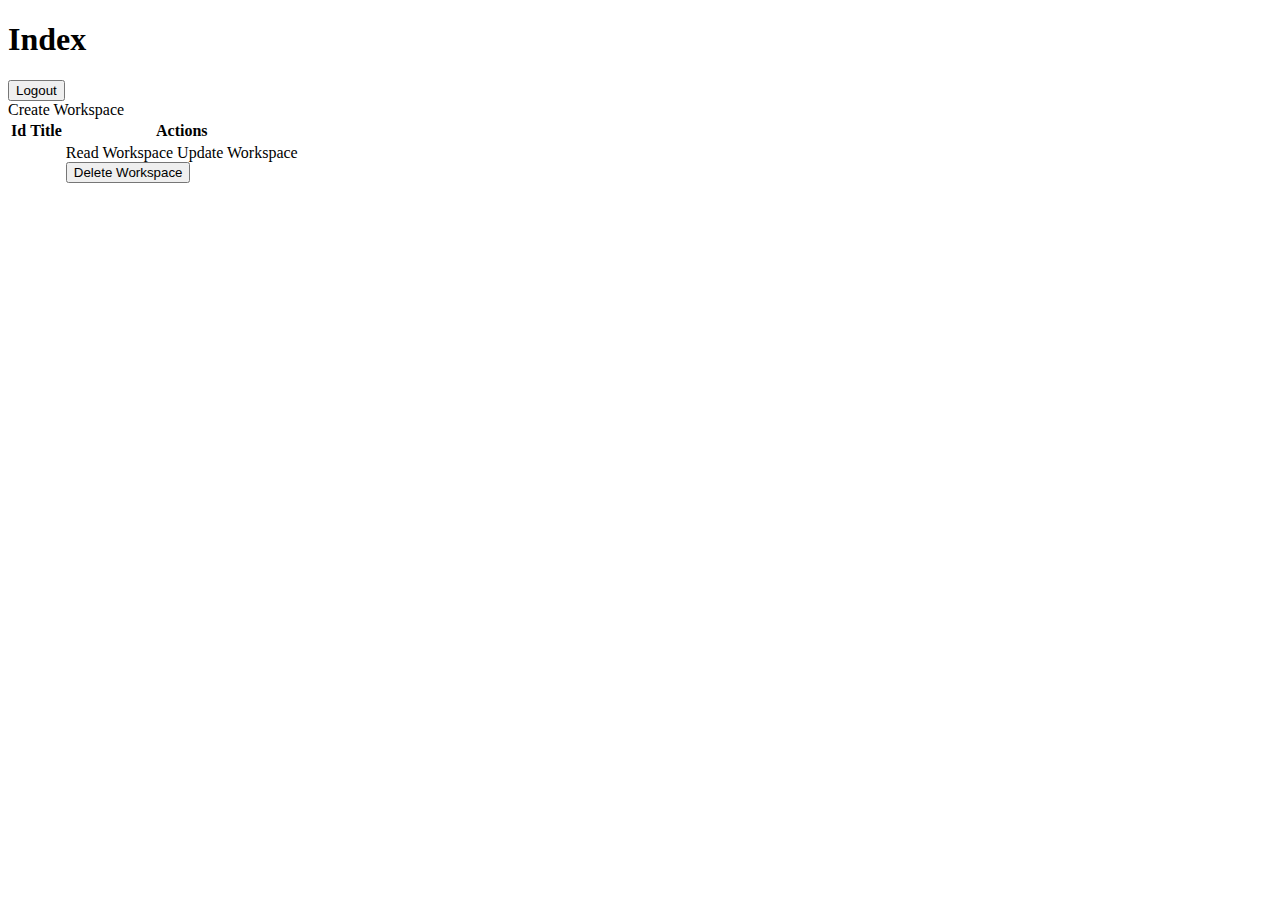
<file: src/main/resources/templates/index.html>
<!DOCTYPE HTML>
<html xmlns:th="http://www.thymeleaf.org">
<head>
    <title>Gizmo</title>
    <meta http-equiv="Content-Type" content="text/html; charset=UTF-8"/>
</head>
<body>

    <h1>Index</h1>
    <form th:action="@{'/logout'}" method="post">
        <input type="submit" value="Logout"/>
    </form>
    <a th:href="@{'/workspace/create'}">Create Workspace</a>

    <table>
        <tr>
            <th>Id</th>
            <th>Title</th>
            <th>Actions</th>
        </tr>
        <th:block th:each="workspace : ${workspaces}">
            <tr>
                <td th:text="${workspace.getId()}"></td>
                <td th:text="${workspace.getTitle()}"></td>
                <td>
                    <a th:href="@{'/workspace/read/' + ${workspace.getId()}}">Read Workspace</a>
                    <a th:href="@{'/workspace/update/' + ${workspace.getId()}}">Update Workspace</a>
                    <form th:action="@{'/workspace/delete/' + ${workspace.getId()}}" method="post">
                        <input type="submit" value="Delete Workspace"/>
                    </form>
                </td>
            </tr>
        </th:block>
    </table>

</body>
</html>
</file>
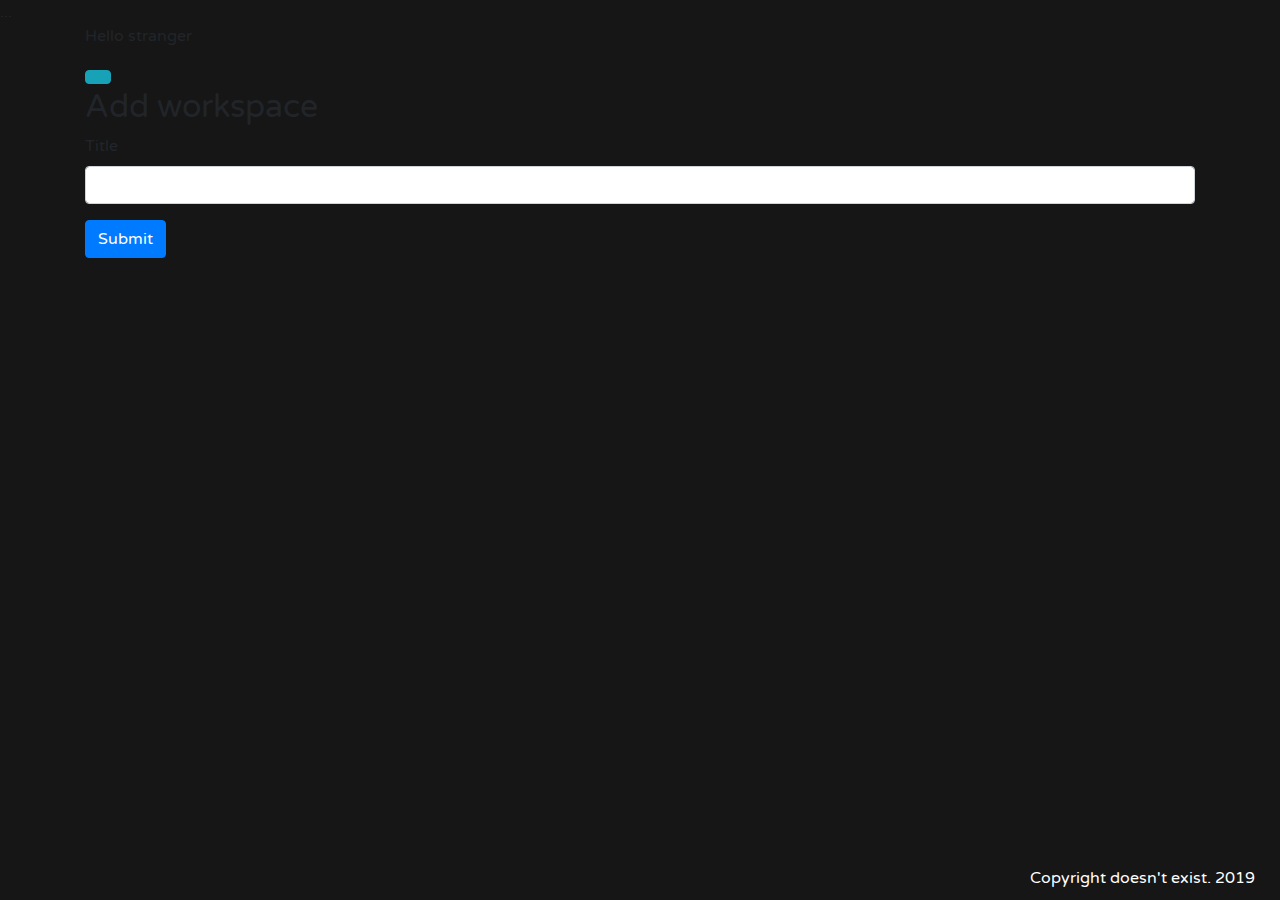
<file: src/main/resources/templates/index_old.html>
<!DOCTYPE HTML>
<html xmlns:th="http://www.thymeleaf.org">
<head>
    <title>Gizmo</title>
    <meta http-equiv="Content-Type" content="text/html; charset=UTF-8"/>
    <link rel="stylesheet" href="../static/css/bootstrap.min.css" th:href="@{/css/bootstrap.min.css}"/>
    <link rel="stylesheet" href="../static/css/style.css" th:href="@{/css/style.css}"/>
    <script type="text/javascript" src="../static/js/jquery-3.3.1.min.js" th:src="@{/js/jquery-3.3.1.min.js}"></script>
</head>
<body>
<div th:insert="fragments/navbar.html :: header">...</div>
<div id="main" class="container">
    <div>
        <p th:text="${welcomeMessage}">Hello stranger</p>
    </div>
    <div th:if="${workspaces}" class="workspaces">
        <tr th:each="workspace : ${workspaces}">
            <a href="/" class="btn btn-info"> <td th:text="${workspace.title}"></td></a>
        </tr>
    </div>
    <h2>Add workspace</h2>
    <form th:action="@{/addWorkspace}" th:object="${workspace}" method="post">
        <div class="form-group">
            <label for="title" class="form-control-label">Title</label>
            <input type="text" class="form-control" th:field="*{title}" id="title"/>
        </div>
        <input type="submit" value="Submit" class="btn btn-primary"/>
    </form>
</div>
<footer>
    <div class="container text-right">
        Copyright doesn't exist. 2019
    </div>
    <script type="text/javascript" src="../static/js/bootstrap.min.js" th:src="@{/js/bootstrap.min.js}"></script>

</footer>

</body>
</html>
</file>
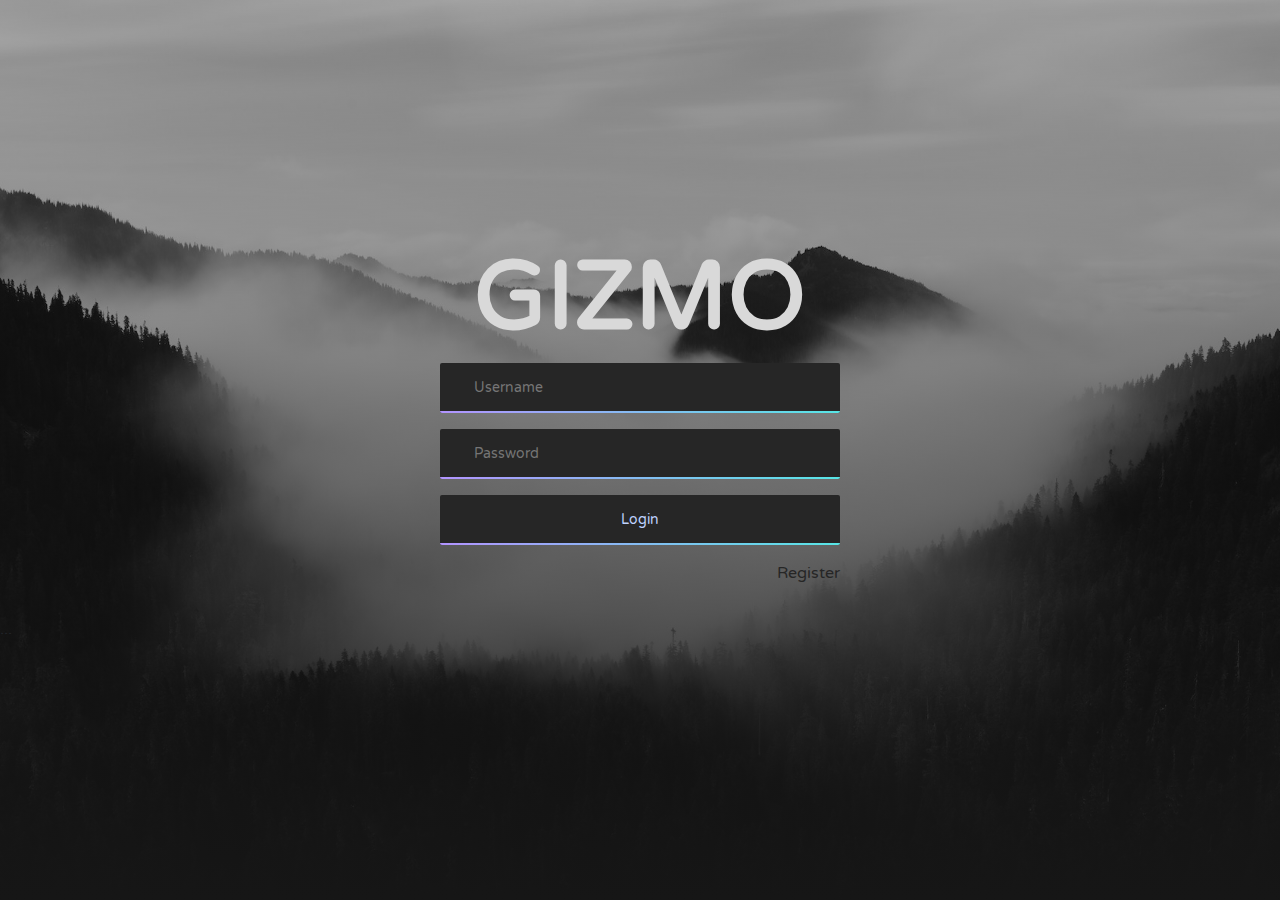
<file: src/main/resources/templates/login.html>
<!DOCTYPE HTML>
<html xmlns:th="http://www.thymeleaf.org">
<head>
    <title>Gizmo</title>
    <meta http-equiv="Content-Type" content="text/html; charset=UTF-8"/>
    <link rel="stylesheet" href="../static/css/bootstrap.min.css" th:href="@{/css/bootstrap.min.css}"/>
    <link rel="stylesheet" href="../static/css/style.css" th:href="@{/css/style.css}"/>
    <script type="text/javascript" src="../static/js/jquery-3.3.1.min.js" th:src="@{/js/jquery-3.3.1.min.js}"></script>
</head>
<body>
<div class="bg-img"></div>
<div class="landing">

    <h1>GIZMO</h1>


    <form th:action="@{'login'}" th:object="${user}" method="post">
        <div class="form-group">
            <div class="form-input">
                <input type="text" th:field="*{username}" id="username" placeholder="Username"/>
            </div>
        </div>
        <div class="form-group">
            <div class="form-input">
                <input type="password" th:field="*{password}" id="password" placeholder="Password"/>
            </div>
        </div>
        <div class="form-group">
            <div class="form-input">
                <input type="submit" value="Login"/>
            </div>
            <div class="register">
                <a th:href="@{'register'}">Register</a>
            </div>
        </div>
    </form>

    <div th:insert="fragments/footer.html :: footer">...</div>

</div>
</body>
</html>
</file>
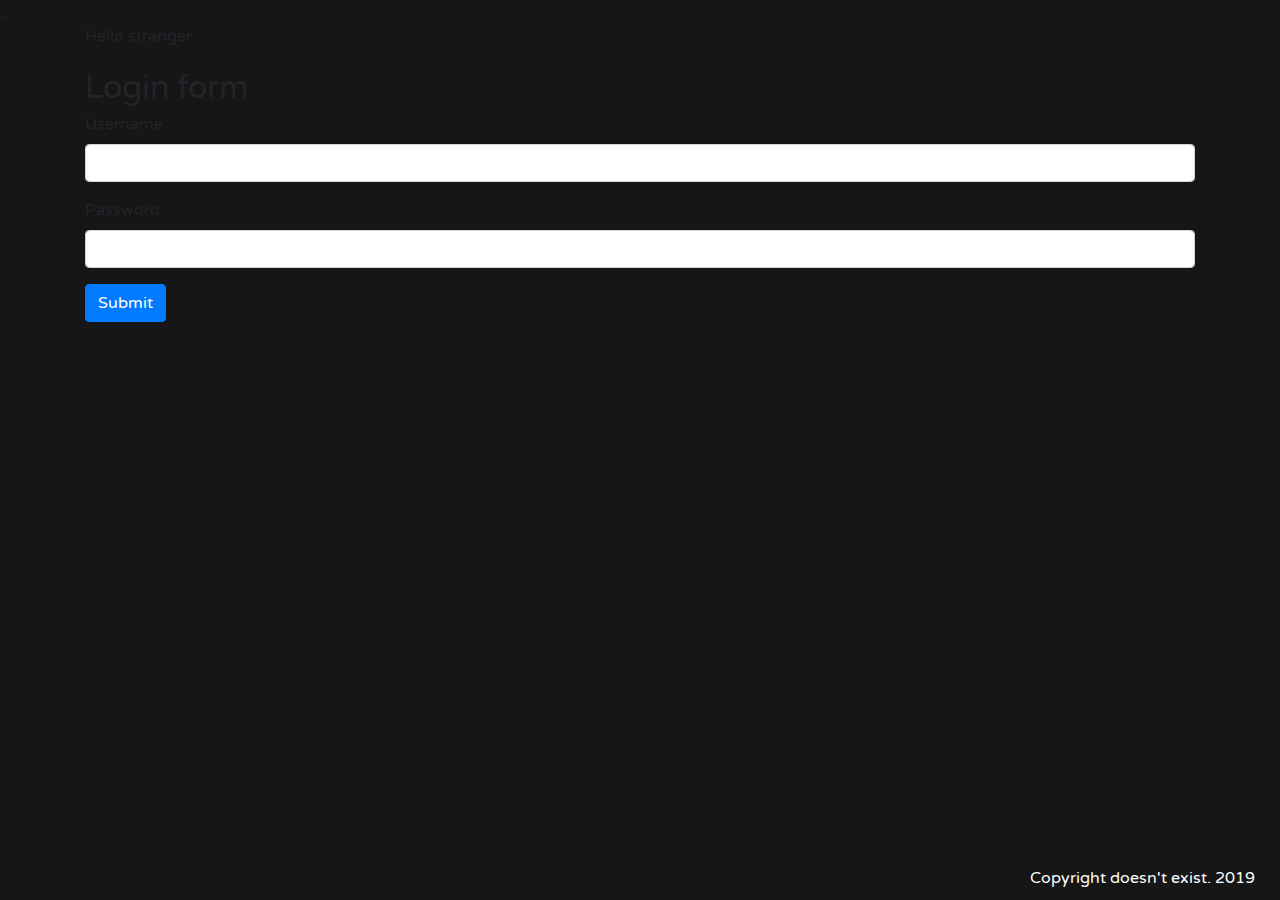
<file: src/main/resources/templates/login_old.html>
<!DOCTYPE HTML>
<html xmlns:th="http://www.thymeleaf.org">
<head>
    <title>Gizmo</title>
    <meta http-equiv="Content-Type" content="text/html; charset=UTF-8"/>
    <link rel="stylesheet" href="../static/css/bootstrap.min.css" th:href="@{/css/bootstrap.min.css}"/>
    <link rel="stylesheet" href="../static/css/style.css" th:href="@{/css/style.css}"/>
    <script type="text/javascript" src="../static/js/jquery-3.3.1.min.js" th:src="@{/js/jquery-3.3.1.min.js}"></script>
</head>
<body>
<div th:insert="fragments/navbar.html :: header">...</div>
<div id="main" class="container">
    <p th:text="${error}">Hello stranger</p>
    <h2 class="modal-title" id="registerModalLabel">Login form</h2>
    <form th:action="@{/login}" th:object="${user}" method="post">
        <div class="form-group">
            <label for="username" class="form-control-label">Username</label>
            <input type="text" class="form-control" th:field="*{username}" id="username"/>
            <div class="text text-danger" th:if="${#fields.hasErrors('username')}" th:errors="*{username}"></div>
        </div>
        <div class="form-group">
            <label for="password" class="form-control-label">Password</label>
            <input type="password" class="form-control" th:field="*{password}" id="password"/>
            <div class="text text-danger" th:if="${#fields.hasErrors('password')}" th:errors="*{password}"></div>

        </div>
        <input type="submit" value="Submit" class="btn btn-primary"/>
    </form>
</div>
<footer>
    <div class="container text-right">
        Copyright doesn't exist. 2019
    </div>
    <script type="text/javascript" src="../static/js/bootstrap.min.js" th:src="@{/js/bootstrap.min.js}"></script>

</footer>

</body>
</html>
</file>
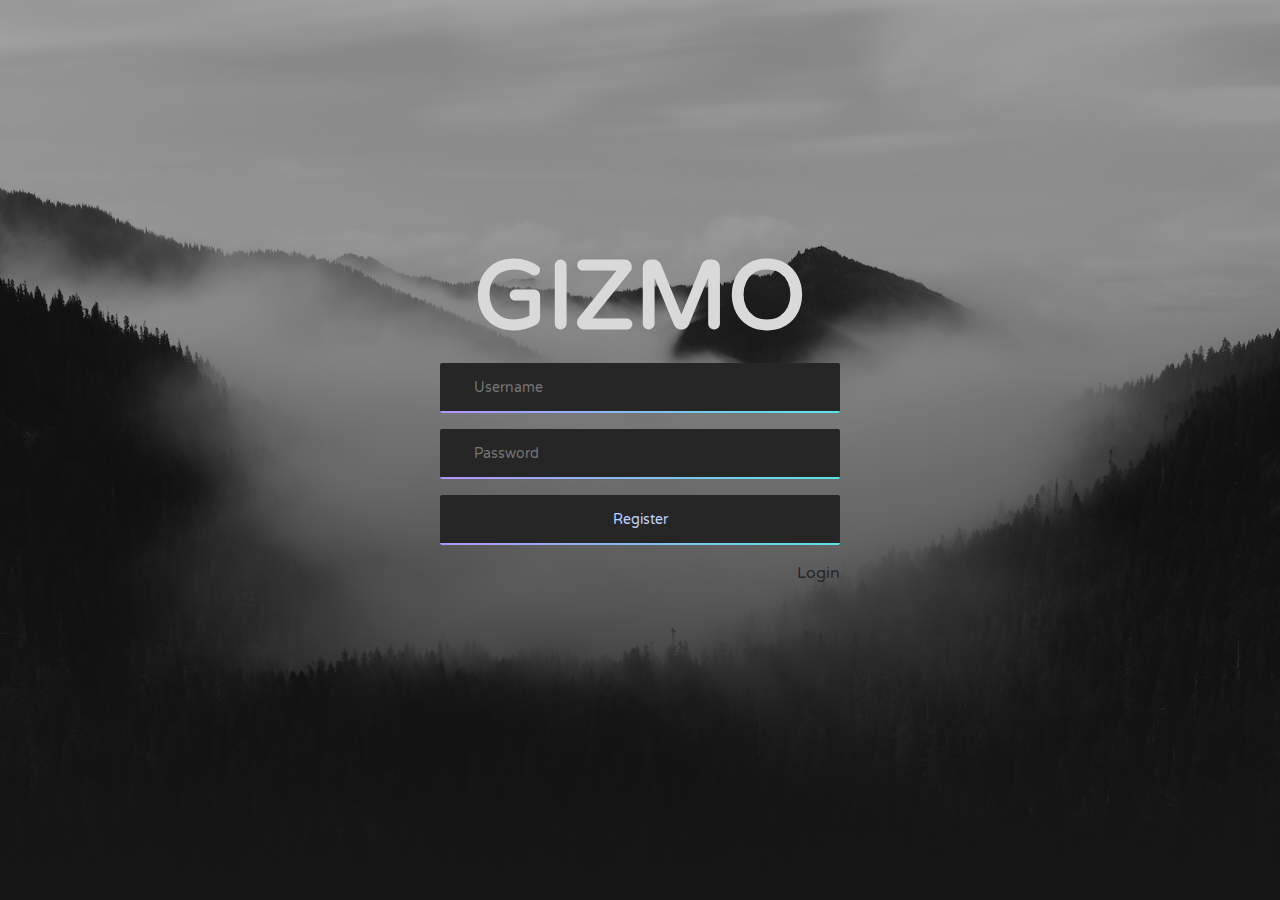
<file: src/main/resources/templates/register.html>
<!DOCTYPE HTML>
<html xmlns:th="http://www.thymeleaf.org">
<head>
    <title>Gizmo</title>
    <meta http-equiv="Content-Type" content="text/html; charset=UTF-8"/>
    <link rel="stylesheet" href="../static/css/bootstrap.min.css" th:href="@{/css/bootstrap.min.css}"/>
    <link rel="stylesheet" href="../static/css/style.css" th:href="@{/css/style.css}"/>
    <script type="text/javascript" src="../static/js/jquery-3.3.1.min.js" th:src="@{/js/jquery-3.3.1.min.js}"></script>
</head>
<body>
<div class="bg-img"></div>
<div class="landing">
    <h1>GIZMO</h1>

    <form th:action="@{'register'}" th:object="${user}" method="post">
        <div class="form-group">
            <div class="form-input">
                <input type="text" th:field="*{username}" id="username" placeholder="Username"/>
            </div>
        </div>
        <div class="form-group">
            <div class="form-input">
                <input type="password" th:field="*{password}" id="password" placeholder="Password"/>
            </div>
        </div>
        <div class="form-group">
            <div class="form-input">
                <input type="submit" value="Register"/>
            </div>
            <div class="register">
                <a th:href="@{'login'}">Login</a>
            </div>
        </div>
    </form>
    <div th:insert="fragments/footer.html :: footer">...</div>
</div>

</body>
</html>
</file>
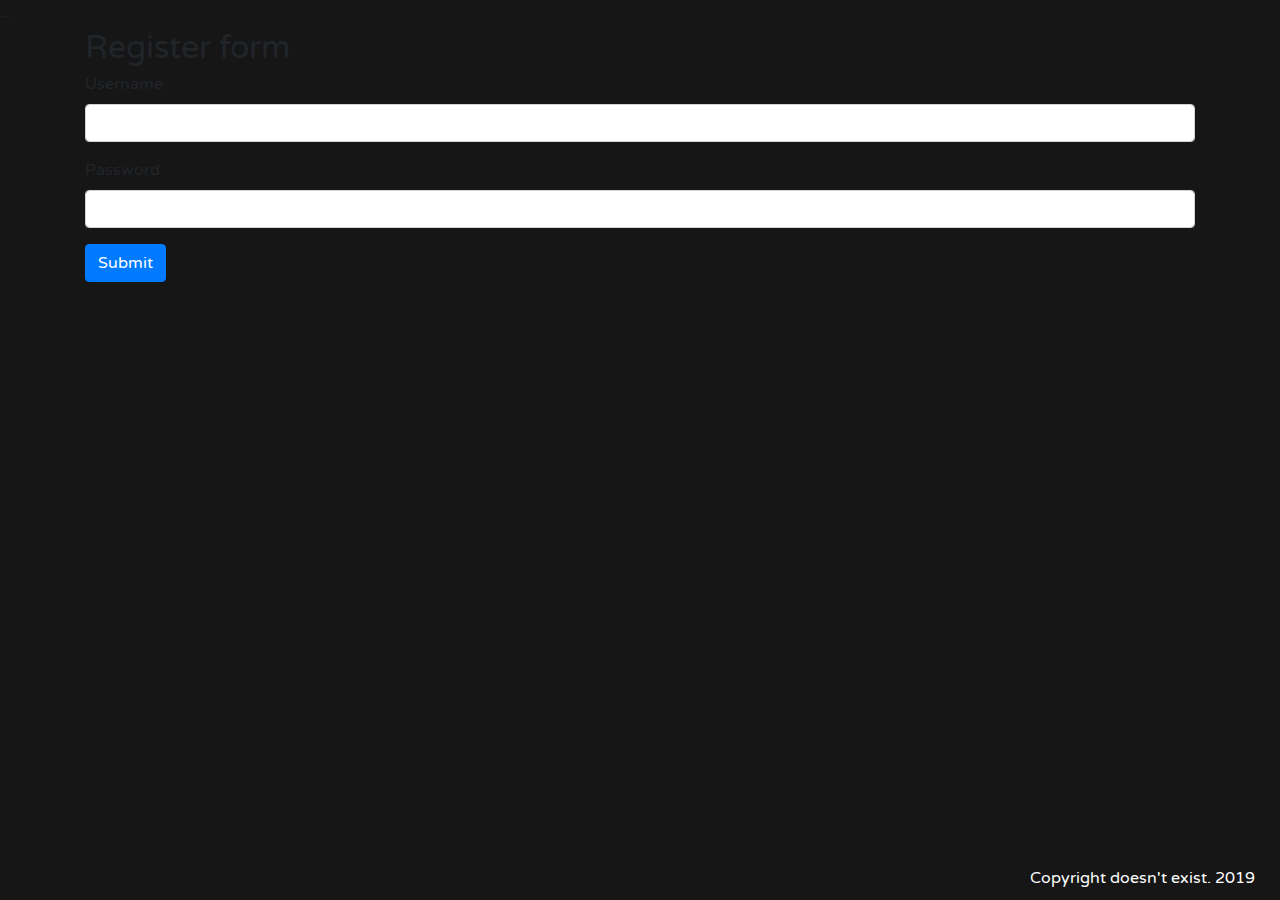
<file: src/main/resources/templates/register_old.html>
<!DOCTYPE HTML>
<html xmlns:th="http://www.thymeleaf.org">
<head>
    <title>Gizmo</title>
    <meta http-equiv="Content-Type" content="text/html; charset=UTF-8"/>
    <link rel="stylesheet" href="../static/css/bootstrap.min.css" th:href="@{/css/bootstrap.min.css}"/>
    <link rel="stylesheet" href="../static/css/style.css" th:href="@{/css/style.css}"/>
    <script type="text/javascript" src="../static/js/jquery-3.3.1.min.js" th:src="@{/js/jquery-3.3.1.min.js}"></script>
</head>
<body>
<div th:insert="fragments/navbar.html :: header">...</div>
<div id="main" class="container">
    <h2 class="modal-title" id="registerModalLabel">Register form</h2>
    <form th:action="@{/register}" th:object="${user}" method="post">
        <div class="form-group">
            <label for="username" class="form-control-label">Username</label>
            <input type="text" class="form-control" th:field="*{username}" id="username"/>
            <div class="text text-danger" th:if="${#fields.hasErrors('username')}" th:errors="*{username}"></div>
        </div>
        <div class="form-group">
            <label for="password" class="form-control-label">Password</label>
            <input type="password" class="form-control" th:field="*{password}" id="password"/>
            <div class="text text-danger" th:if="${#fields.hasErrors('password')}" th:errors="*{password}"></div>

        </div>
        <input type="submit" value="Submit" class="btn btn-primary"/>
    </form>
</div>
<footer>
    <div class="container text-right">
        Copyright doesn't exist. 2019
    </div>
    <script type="text/javascript" src="../static/js/bootstrap.min.js" th:src="@{/js/bootstrap.min.js}"></script>

</footer>

</body>
</html>
</file>
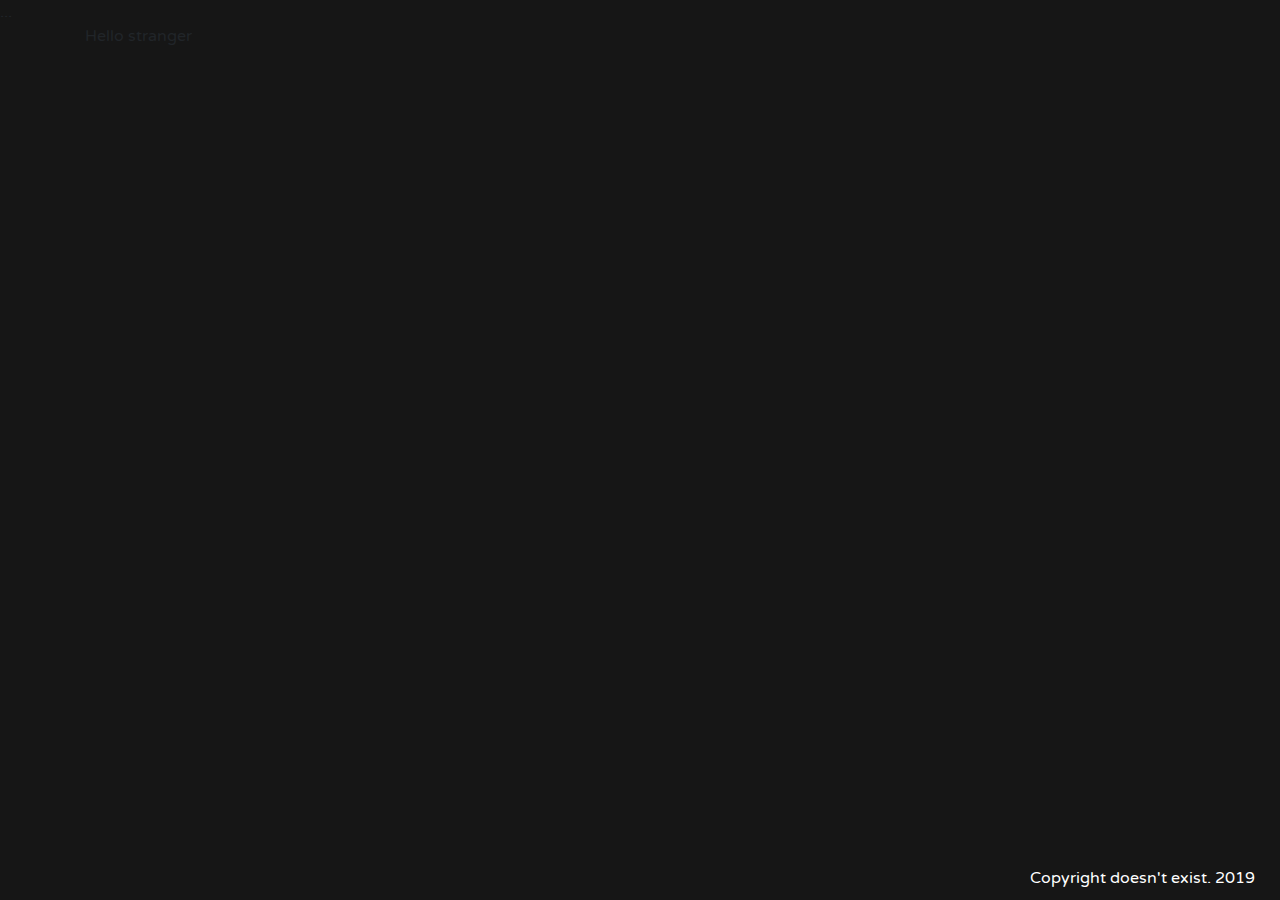
<file: src/main/resources/templates/secured.html>
<!DOCTYPE HTML>
<html xmlns:th="http://www.thymeleaf.org">
<head>
    <title>Gizmo</title>
    <meta http-equiv="Content-Type" content="text/html; charset=UTF-8"/>
    <link rel="stylesheet" href="../static/css/bootstrap.min.css" th:href="@{/css/bootstrap.min.css}"/>
    <link rel="stylesheet" href="../static/css/style.css" th:href="@{/css/style.css}"/>
    <script type="text/javascript" src="../static/js/jquery-3.3.1.min.js" th:src="@{/js/jquery-3.3.1.min.js}"></script>
</head>
<body>
<div th:insert="fragments/navbar.html :: header">...</div>
<div id="main" class="container">
    <div>
        <p th:text="${welcomeMessage}">Hello stranger</p>
    </div>
</div>
<footer>
    <div class="container text-right">
        Copyright doesn't exist. 2019
    </div>
    <script type="text/javascript" src="../static/js/bootstrap.min.js" th:src="@{/js/bootstrap.min.js}"></script>

</footer>

</body>
</html>
</file>
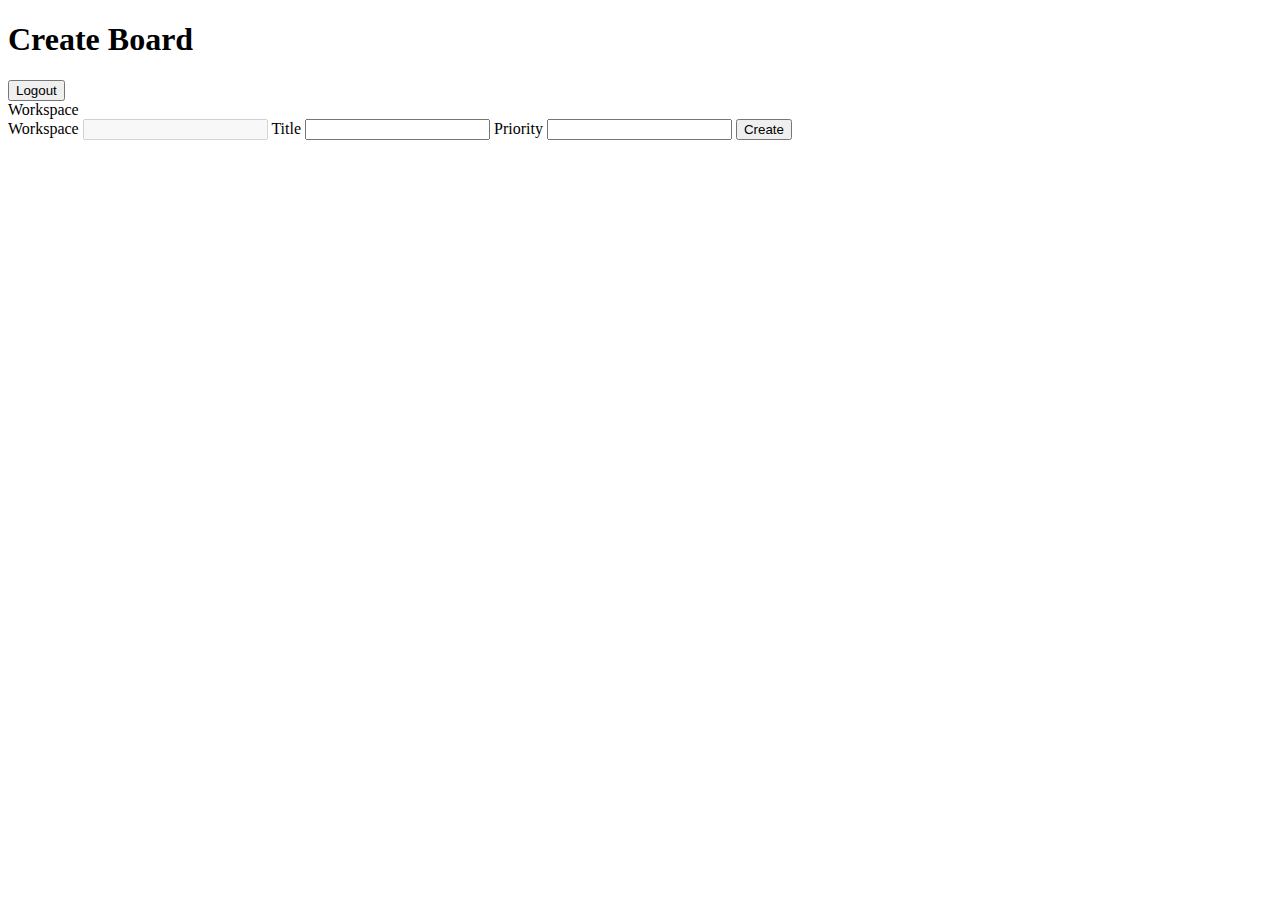
<file: src/main/resources/templates/board/create.html>
<!DOCTYPE HTML>
<html xmlns:th="http://www.thymeleaf.org">
<head>
    <title>Gizmo</title>
    <meta http-equiv="Content-Type" content="text/html; charset=UTF-8"/>
</head>
<body>

    <h1>Create Board</h1>
    <form th:action="@{'/logout'}" method="post">
        <input type="submit" value="Logout"/>
    </form>
    <a th:href="@{'/workspace/read/' + ${board.getWorkspace().getId()}}">Workspace</a>

    <form th:action="@{'../create/' + ${board.getWorkspace().getId()}}" th:object="${board}" method="post">
        <label for="workspace">Workspace</label>
        <input type="text" th:field="*{workspace}" id="workspace" disabled="disabled"/>
        <label for="title">Title</label>
        <input type="text" th:field="*{title}" id="title"/>
        <label for="priority">Priority</label>
        <input type="number" th:field="*{priority}" id="priority"/>
        <input type="submit" value="Create"/>
    </form>

</body>
</html>
</file>
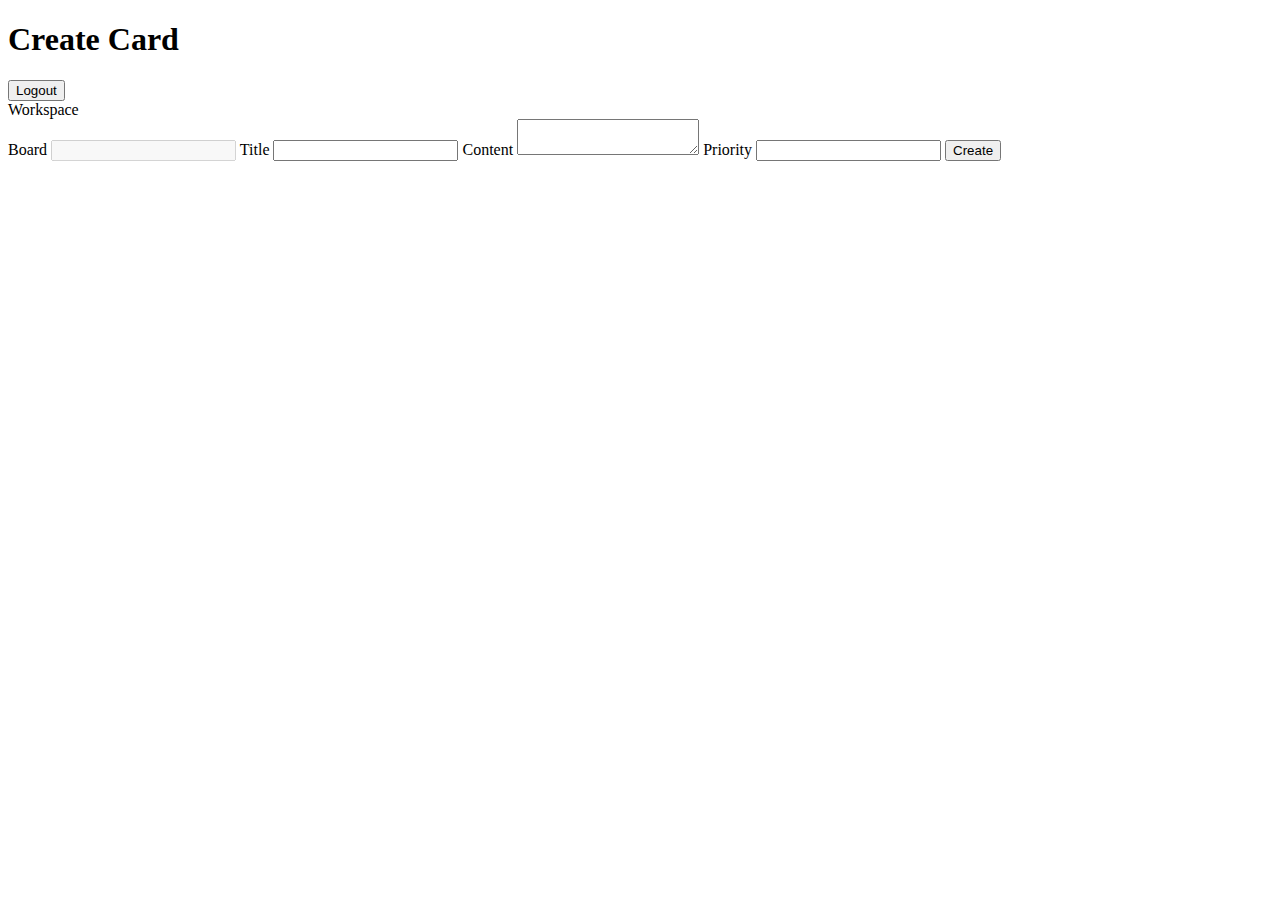
<file: src/main/resources/templates/card/create.html>
<!DOCTYPE HTML>
<html xmlns:th="http://www.thymeleaf.org">
<head>
    <title>Gizmo</title>
    <meta http-equiv="Content-Type" content="text/html; charset=UTF-8"/>
</head>
<body>

    <h1>Create Card</h1>
    <form th:action="@{'/logout'}" method="post">
        <input type="submit" value="Logout"/>
    </form>
    <a th:href="@{'/workspace/read/' + ${card.getBoard().getWorkspace().getId()}}">Workspace</a>

    <form th:action="@{'../create/' + ${card.getBoard().getId()}}" th:object="${card}" method="post">
        <label for="board">Board</label>
        <input type="text" th:field="*{board}" id="board" disabled="disabled"/>
        <label for="title">Title</label>
        <input type="text" th:field="*{title}" id="title"/>
        <label for="content">Content</label>
        <textarea th:field="*{content}" id="content"></textarea>
        <label for="priority">Priority</label>
        <input type="number" th:field="*{priority}" id="priority"/>
        <input type="submit" value="Create"/>
    </form>

</body>
</html>
</file>
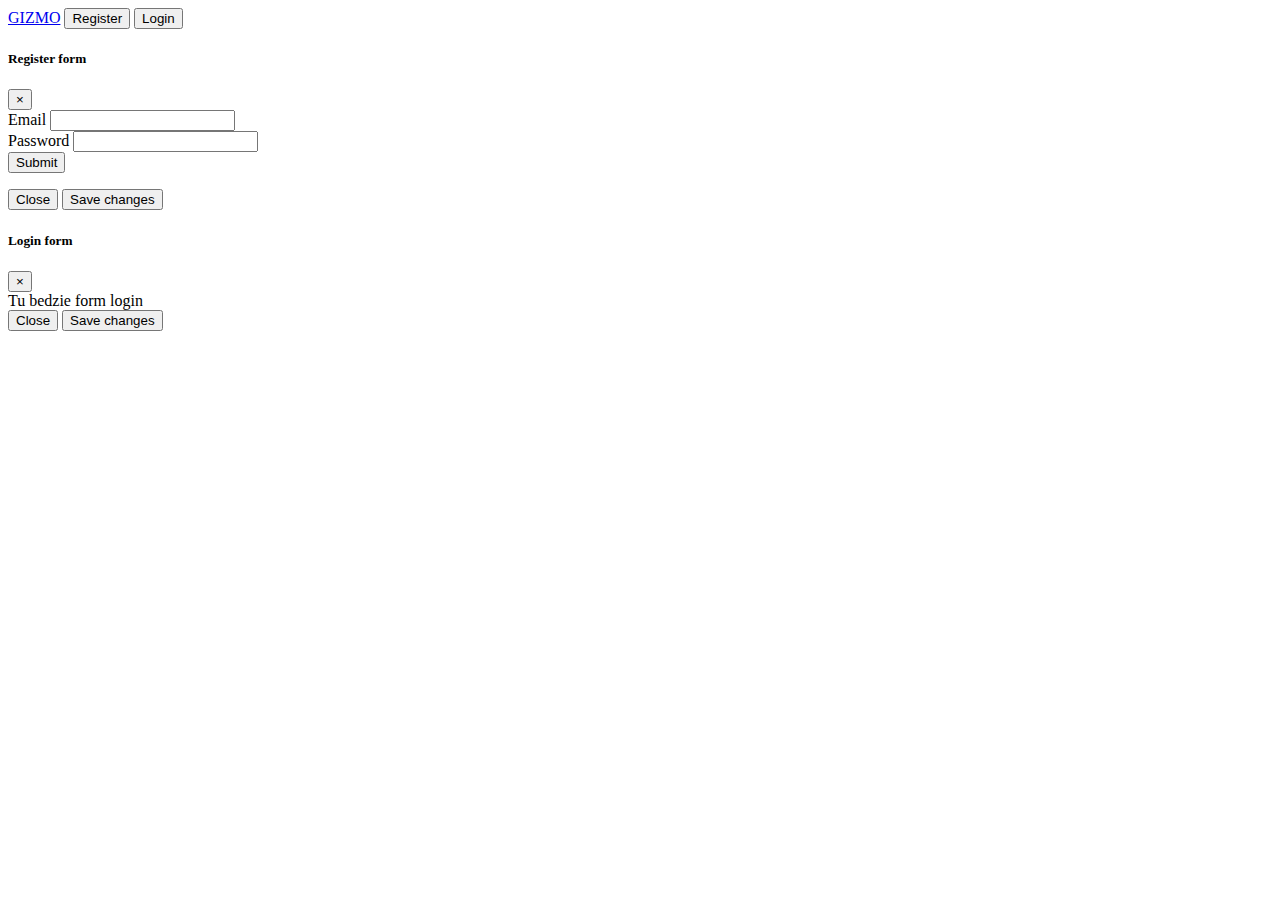
<file: src/main/resources/templates/fragments/navbar.html>
<html xmlns:th="http://www.thymeleaf.org">

<header th:fragment="header">
    <nav class="navbar navbar-dark bg-dark">
        <a class="navbar-brand" href="#">GIZMO</a>
        <button type="button" class="btn btn-primary float-right" data-toggle="modal" data-target="#registerModal">
            Register
        </button>
        <button type="button" class="btn btn-secondary float-right" data-toggle="modal" data-target="#loginModal">
            Login
        </button>

        <!-- Register Modal -->
        <div class="modal fade" id="registerModal" tabindex="-1" role="dialog" aria-labelledby="registerModalLabel"
             aria-hidden="true">
            <div class="modal-dialog" role="document">
                <div class="modal-content">
                    <div class="modal-header">
                        <h5 class="modal-title" id="registerModalLabel">Register form</h5>
                        <button type="button" class="close" data-dismiss="modal" aria-label="Close">
                            <span aria-hidden="true">&times;</span>
                        </button>
                    </div>
                    <div class="modal-body">
                        <form th:action="@{/register}" th:object="${user}" method="post">
                            <div class="form-group">
                                <label for="email" class="form-control-label">Email</label>
                                <input type="text" class="form-control" th:field="*{email}" id="email"/>
                                <div class="text text-danger" th:if="${#fields.hasErrors('email')}" th:errors="*{email}"></div>
                            </div>
                            <div class="form-group">
                                <label for="password" class="form-control-label">Password</label>
                                <input type="password" class="form-control" th:field="*{password}" id="password"/>
                                <div class="text text-danger" th:if="${#fields.hasErrors('password')}" th:errors="*{password}"></div>

                            </div>
                            <input type="submit" value="Submit" class="btn btn-primary" />
                        </form>
                    </div>
                    <div class="modal-footer">
                        <button type="button" class="btn btn-secondary" data-dismiss="modal">Close</button>
                        <button type="button" class="btn btn-primary">Save changes</button>
                    </div>
                </div>
            </div>
        </div>
        <!-- Login Modal -->
        <div class="modal fade" id="loginModal" tabindex="-1" role="dialog" aria-labelledby="loginModalLabel"
             aria-hidden="true">
            <div class="modal-dialog" role="document">
                <div class="modal-content">
                    <div class="modal-header">
                        <h5 class="modal-title" id="loginModalLabel">Login form</h5>
                        <button type="button" class="close" data-dismiss="modal" aria-label="Close">
                            <span aria-hidden="true">&times;</span>
                        </button>
                    </div>
                    <div class="modal-body">
                        Tu bedzie form login
                    </div>
                    <div class="modal-footer">
                        <button type="button" class="btn btn-secondary" data-dismiss="modal">Close</button>
                        <button type="button" class="btn btn-primary">Save changes</button>
                    </div>
                </div>
            </div>
        </div>

    </nav>
</header>

</html>
</file>
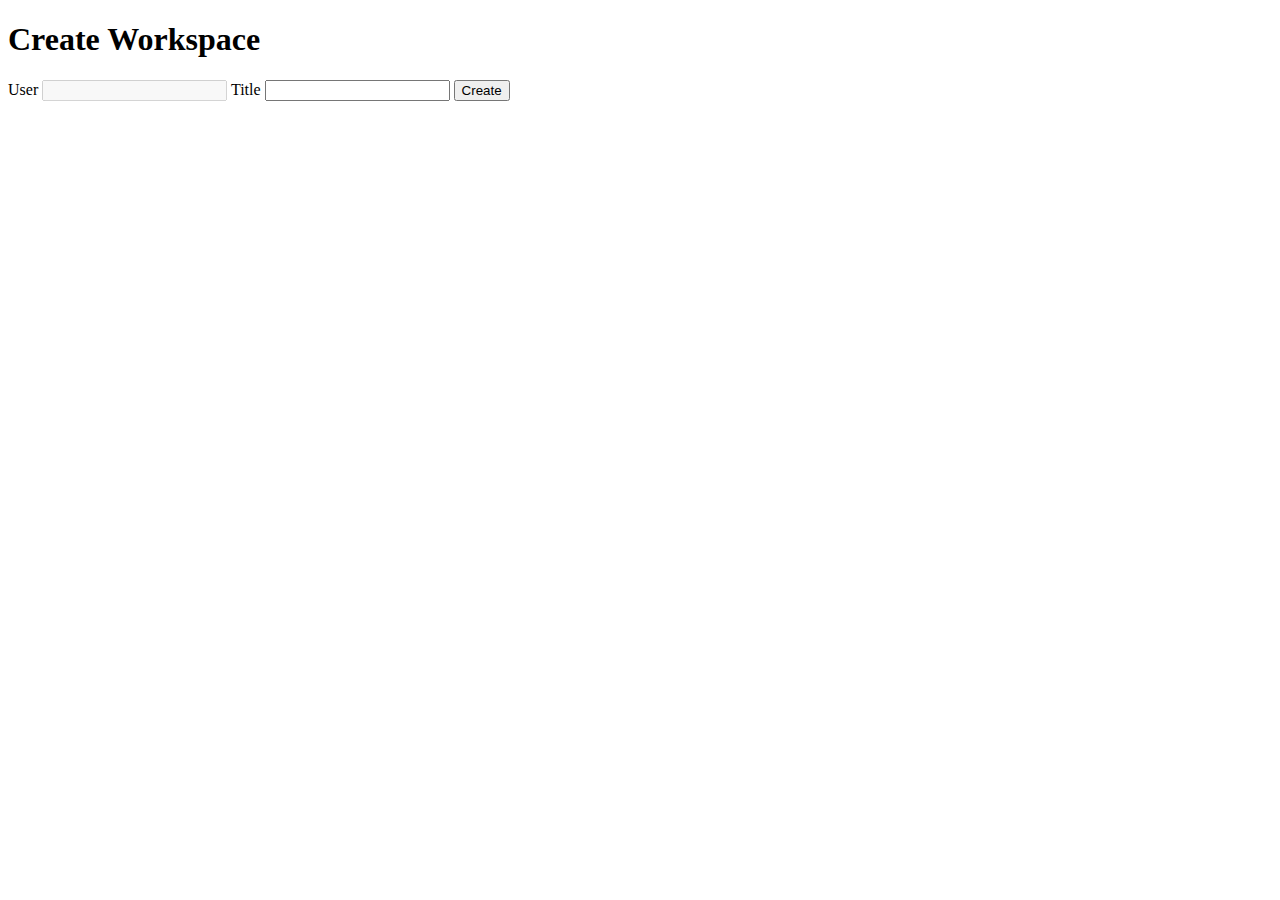
<file: src/main/resources/templates/workspace/create.html>
<!DOCTYPE HTML>
<html xmlns:th="http://www.thymeleaf.org">
<head>
    <title>Gizmo</title>
    <meta http-equiv="Content-Type" content="text/html; charset=UTF-8"/>
</head>
<body>
    <h1>Create Workspace</h1>
    <form th:action="@{'../create'}" th:object="${workspace}" method="post">
        <label for="user">User</label>
        <input type="text" th:field="*{user}" id="user" disabled="disabled"/>
        <label for="title">Title</label>
        <input type="text" th:field="*{title}" id="title"/>
        <input type="submit" value="Create"/>
    </form>
</body>
</html>
</file>
